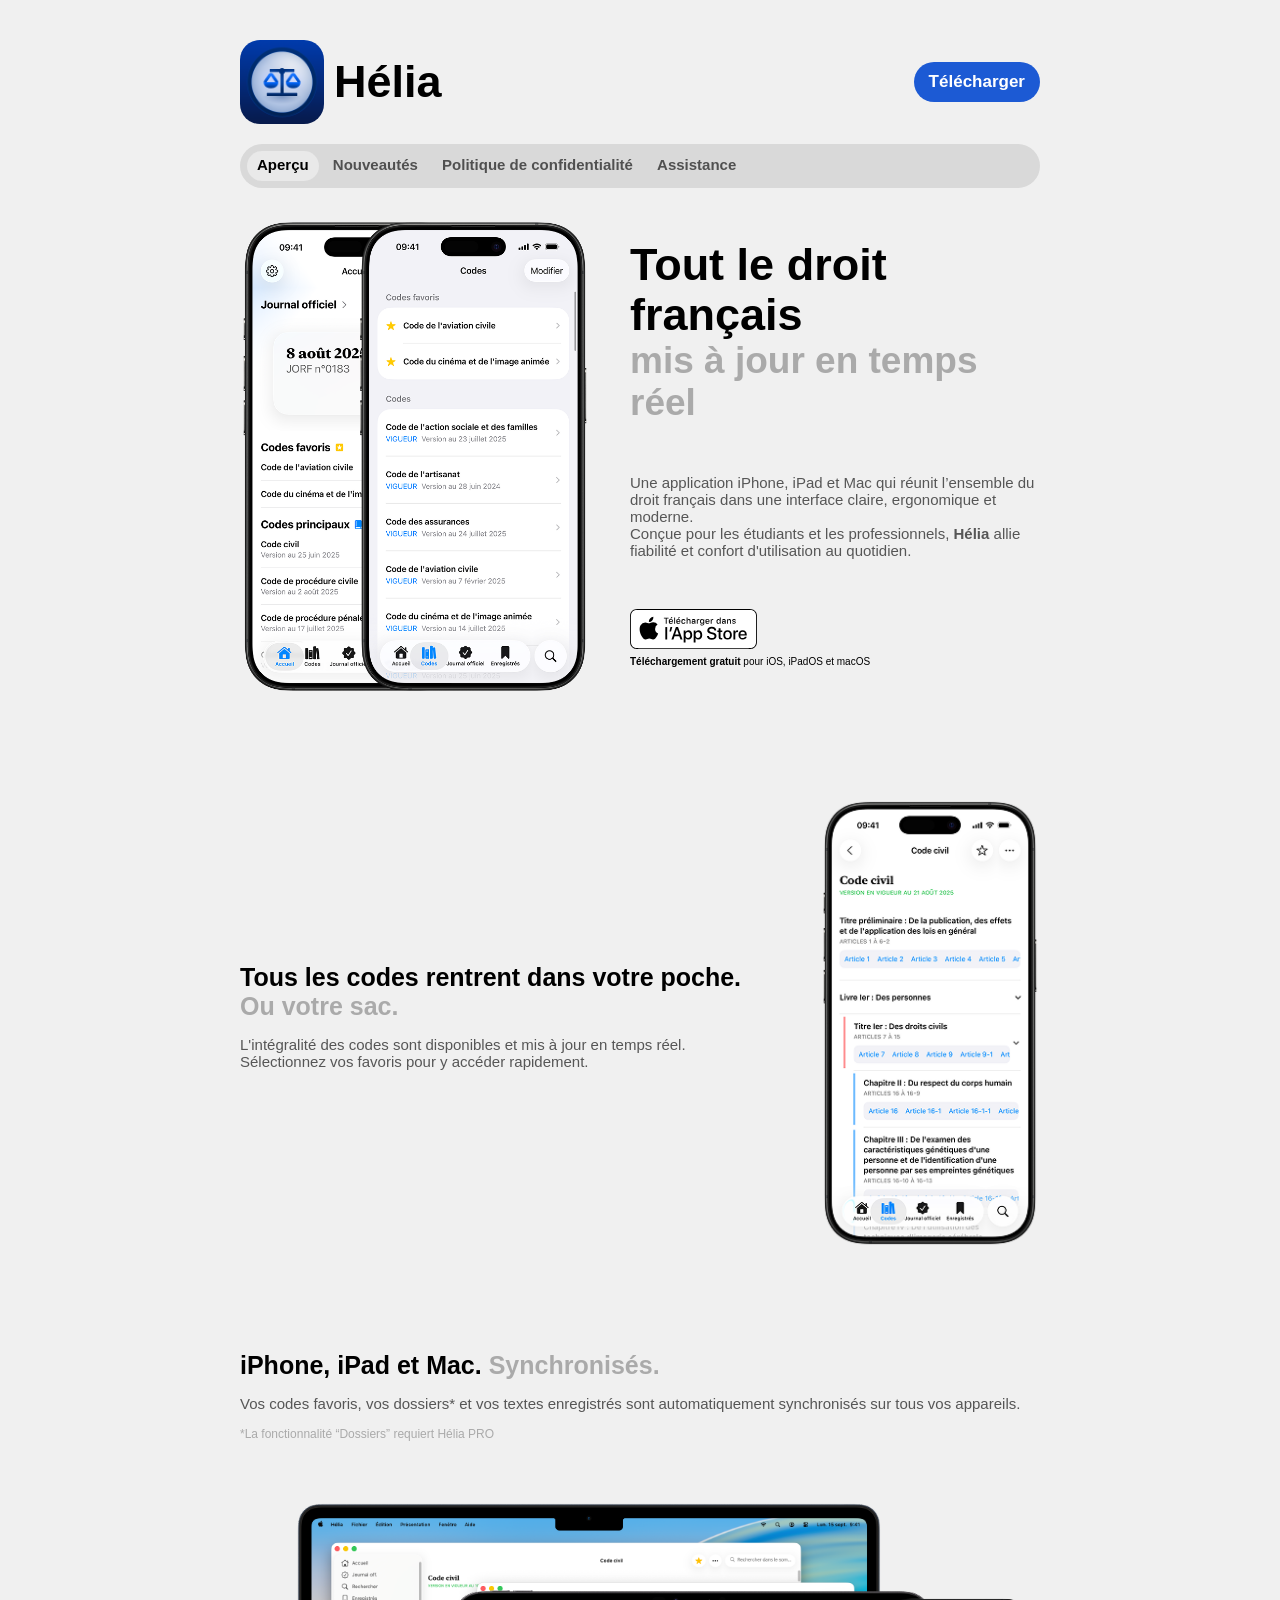
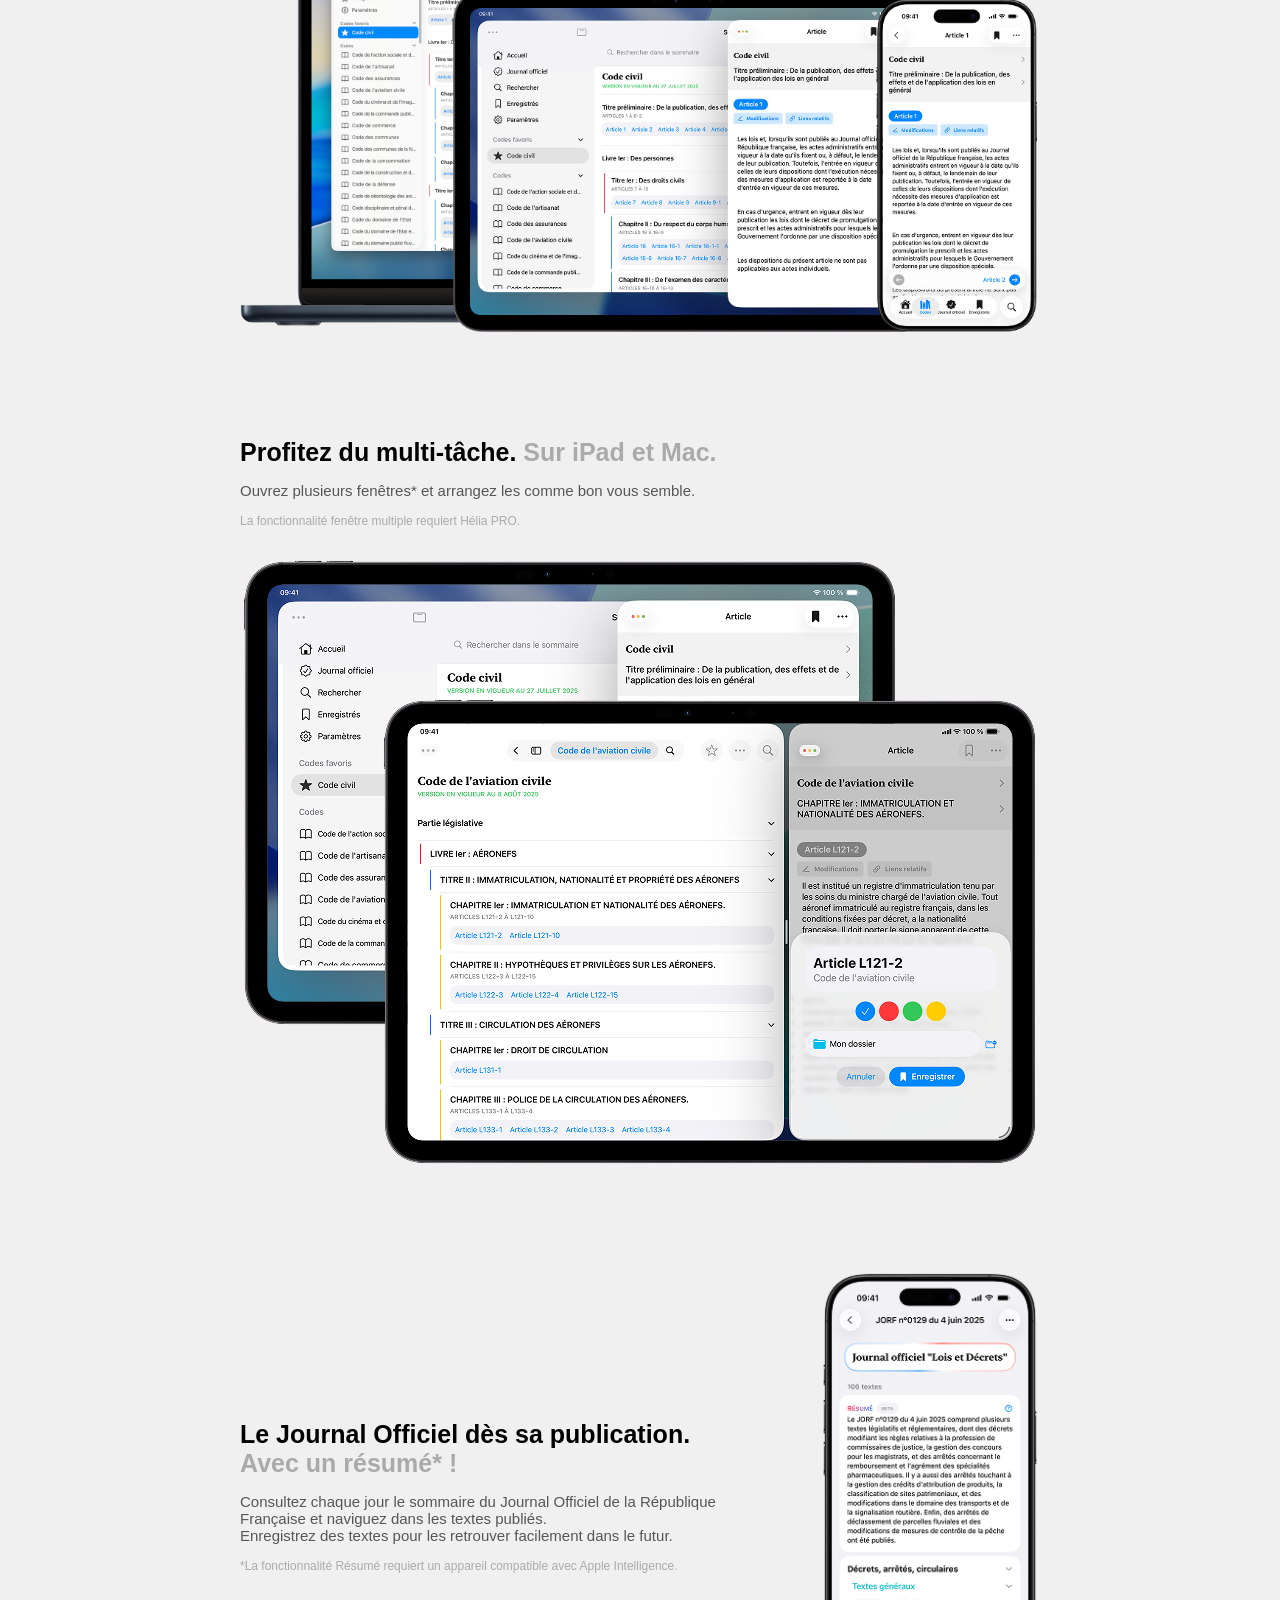
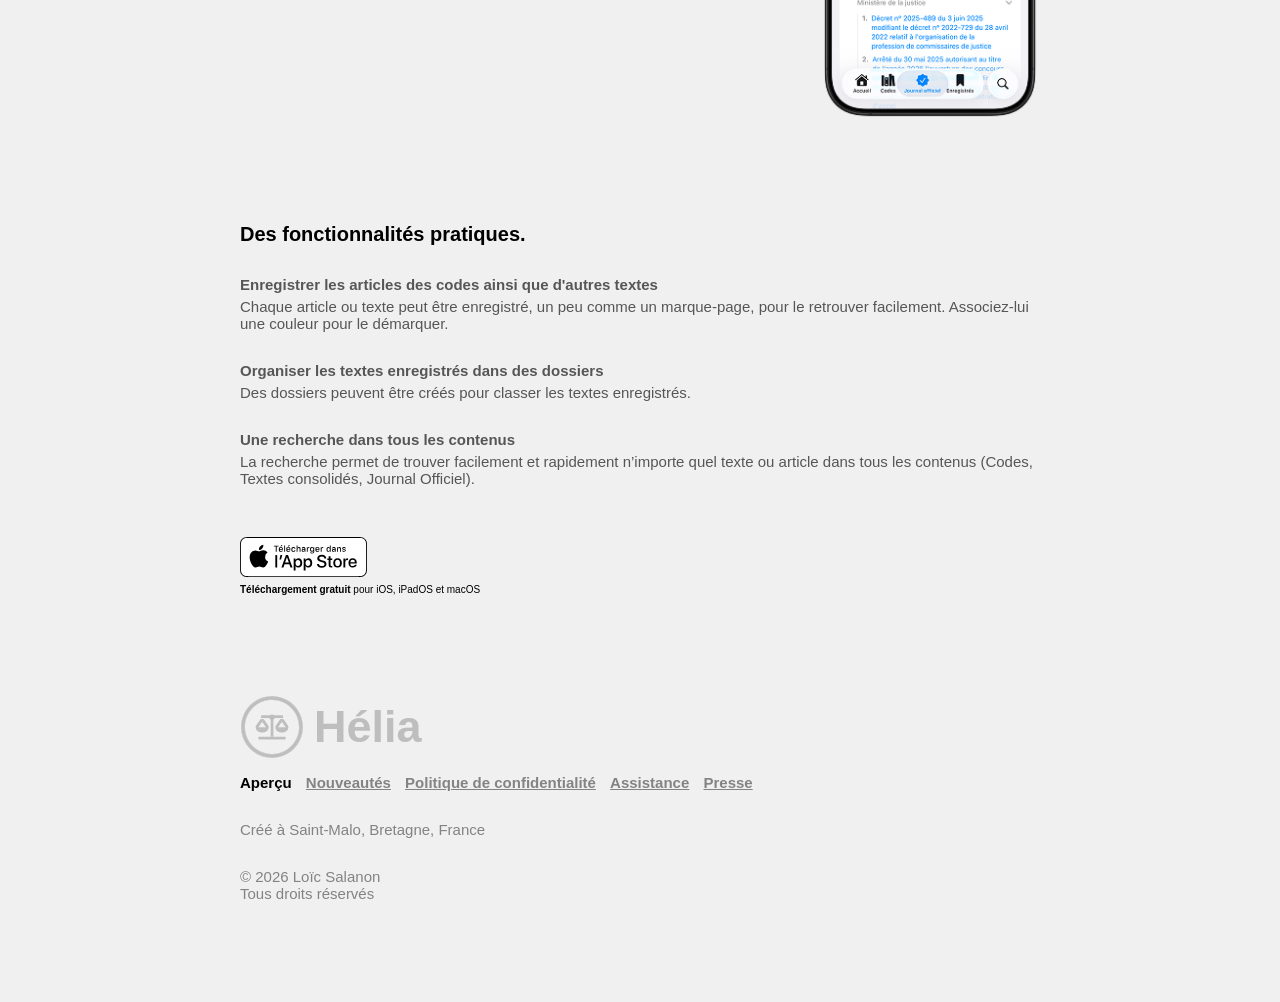
<file: helia/index.html>
<!DOCTYPE html>
<html lang="fr">
<head>
    <meta charset="UTF-8">
    <meta name="viewport" content="width=device-width, initial-scale=1.0">

    <title>Hélia - Droit français</title>
    
    <meta name="apple-itunes-app" content="app-id=1554900825">
    <link rel="shortcut icon" href="img/favicon.png" type="image/png">
    <link rel="stylesheet" href="style.css">
</head>
<body>
    <header>
        <a href="/helia/" class="logo">
            <img src="img/helia-icon-static-website.png" alt="Logo Hélia" srcset="img/helia-icon-static-website.png 1x, img/helia-icon-static-website@2x.png 2x, img/helia-icon-static-website@3x.png 3x">
            <span>Hélia</span>
        </a>

        <a href="https://apps.apple.com/app/helia/id1554900825" class="calltoaction">Télécharger</a>

    </header>
    <nav>
        <ul>
            <li class="active">
                <a href="/helia/">Aperçu</a>
            </li>
            <li>
                <a href="/helia/nouveautes/">Nouveautés</a>
            </li>
            <li>
                <a href="/helia/confidentialite/">Politique de confidentialité</a>
            </li>
            <li>
                <a href="/helia/assistance/">Assistance</a>
            </li>
        </ul>
    </nav>
    <main>
        <section class="introduction">
            <div class="promoimage">
                <img src="img/iphones-helia.png" alt="Image promotion Hélia iPhone" srcset="img/iphones-helia.png 1x, img/iphones-helia@2x.png 2x">
            </div>
            <div class="promotext">
                <h1>Tout le droit français</h1>
                <h2>mis à jour en temps réel</h2>
                <p>
                    Une application iPhone, iPad et Mac qui réunit l’ensemble du droit français dans une interface claire, ergonomique et moderne.<br/>
                    Conçue pour les étudiants et les professionnels, <strong>Hélia</strong> allie fiabilité et confort d'utilisation au quotidien.
                </p>
                <div class="appstore">
                    <a href="https://apps.apple.com/app/helia/id1554900825" class="appstorelink"><img src="img/download-appstore.svg" alt="Télécharger dans l'App Store"></a>
                    <p><strong>Téléchargement gratuit</strong> pour iOS, iPadOS et macOS</p>
                </div>
            </div>
        </section>
        
        
        <section class="phone-feature">
            <div class="promotext">
                <div class="title">
                    <span class="primary">Tous les codes rentrent dans votre poche.</span>
                    <span class="secondary">Ou votre sac.</span>
                </div>
                <p>
                    L'intégralité des codes sont disponibles et mis à jour en temps réel.<br/>
                    Sélectionnez vos favoris pour y accéder rapidement.
                </p>
            </div>
            <div class="promoimage">
                <img src="img/iphone-helia-code-civil.png" alt="Code civil dans Hélia" srcset="img/iphone-helia-code-civil.png 1x, img/iphone-helia-code-civil@2x.png 2x">
            </div>
        </section>

        <section class="pad-feature">
            <div class="promotext">
                <div class="title">
                    <span class="primary">iPhone, iPad et Mac.</span>
                    <span class="secondary">Synchronisés.</span>
                </div>
                <p>
                    Vos codes favoris, vos dossiers* et vos textes enregistrés sont automatiquement synchronisés sur tous vos appareils. 
                </p>
                <div class="disclaimer">*La fonctionnalité “Dossiers” requiert Hélia PRO</div>
            </div>
            <div class="promoimage">
                <img src="img/mac-ipad-iphone-sync.png" alt="Synchronisation dans Hélia" srcset="img/mac-ipad-iphone-sync.png 1x, img/mac-ipad-iphone-sync@2x.png 2x">
            </div>
        </section>

        <section class="pad-feature">
            <div class="promotext">
                <div class="title">
                    <span class="primary">Profitez du multi-tâche.</span>
                    <span class="secondary">Sur iPad et Mac.</span>
                </div>
                <p>
                    Ouvrez plusieurs fenêtres* et arrangez les comme bon vous semble. 
                </p>
                <div class="disclaimer">La fonctionnalité fenêtre multiple requiert Hélia PRO.</div>
            </div>
            <div class="promoimage">
                <img src="img/ipad-multiwindows.png" alt="Multi fenêtres dans Hélia" srcset="img/ipad-multiwindows.png 1x, img/ipad-multiwindows@2x.png 2x">
            </div>
        </section>
        
        <section class="phone-feature">
            <div class="promotext">
                <div class="title">
                    <span class="primary">Le Journal Officiel dès sa publication.</span>
                    <span class="secondary">Avec un résumé* !</span>
                </div>
                <p>
                    Consultez chaque jour le sommaire du Journal Officiel de la République Française et naviguez dans les textes publiés.<br/>
                    Enregistrez des textes pour les retrouver facilement dans le futur.
                </p>
                <div class="disclaimer">*La fonctionnalité Résumé requiert un appareil compatible avec Apple Intelligence.</div>
            </div>
            <div class="promoimage">
                <img src="img/iphone-helia-journal-officiel.png" alt="Journal Officiel dans Hélia" srcset="img/iphone-helia-journal-officiel.png 1x, img/iphone-helia-journal-officiel@2x.png 2x">
            </div>
        </section>

        <section class="more-features">
            <h2>Des fonctionnalités pratiques.</h2>

            <div class="feature">
                <div class="title">Enregistrer les articles des codes ainsi que d'autres textes</div>
                <div class="desc">Chaque article ou texte peut être enregistré, un peu comme un marque-page, pour le retrouver facilement. Associez-lui une couleur pour le démarquer.</div>
            </div>
            
            <div class="feature">
                <div class="title">Organiser les textes enregistrés dans des dossiers</div>
                <div class="desc">Des dossiers peuvent être créés pour classer les textes enregistrés.</div>
            </div>
            
            <div class="feature">
                <div class="title">Une recherche dans tous les contenus</div>
                <div class="desc">La recherche permet de trouver facilement et rapidement n’importe quel texte ou article dans tous les contenus (Codes, Textes consolidés, Journal Officiel).</div>
            </div>
        </section>
        
        <div class="appstore">
            <a href="https://apps.apple.com/app/helia/id1554900825" class="appstorelink"><img src="img/download-appstore.svg" alt="Télécharger dans l'App Store"></a>
            <p><strong>Téléchargement gratuit</strong> pour iOS, iPadOS et macOS</p>
        </div>
    </main>

    <footer>
        <div class="logo">
            <img src="img/outline-helia-logo.svg" alt="Hélia Logo">
            <span>Hélia</span>
        </div>
        <ul class="nav">
            <li class="active">
                <a href="/helia/">Aperçu</a>
            </li>
            <li>
                <a href="/helia/nouveautes/">Nouveautés</a>
            </li>
            <li>
                <a href="/helia/confidentialite/">Politique de confidentialité</a>
            </li>
            <li>
                <a href="/helia/assistance/">Assistance</a>
            </li>
            <li>
                <a href="/helia/presse/">Presse</a>
            </li>
        </ul>
        <div class="copyright">
            Créé à Saint-Malo, Bretagne, France
        </div>
        <div class="copyright">
            © 2026 Loïc Salanon<br/>
            Tous droits réservés
        </div>
    </footer>
</body>
</html>
</file>
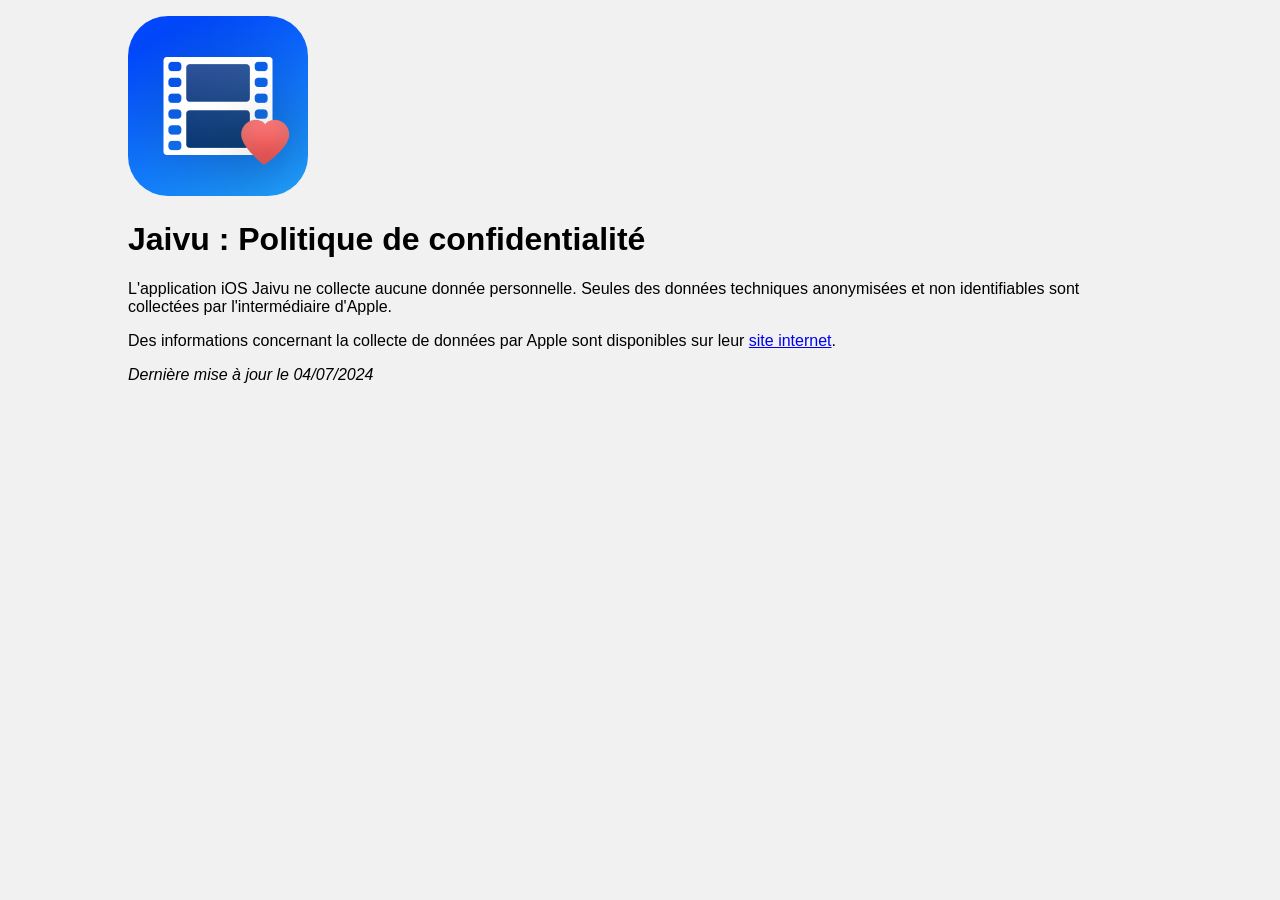
<file: jaivu/index.html>
<!DOCTYPE html>
<html lang="fr">
<head>
    <meta charset="UTF-8">
    <meta name="viewport" content="width=device-width, initial-scale=1.0">
    <title>Jaivu : Politique de confidentialité</title>
    <style>
        html{
            background: #F1F1F1;
        }
        body{
            margin:auto;
            max-width: 1024px;
            font-family: -apple-system-body, Helvetica, Arial, sans-serif;
            padding: 16px;
        }

        header>div>img{
            border-radius: 40px;
        }
    </style>
</head>
<body>
    <header>

        <div>
            <img src="img/jaivu-icon-static-website.jpg" alt="" srcset="img/jaivu-icon-static-website.jpg 1x, img/jaivu-icon-static-website@2x.jpg 2x, img/jaivu-icon-static-website@3x.jpg 3x">
        </div>
        <h1>Jaivu : Politique de confidentialité</h1>
    </header>
    
    <main>
        <p>
            L'application iOS Jaivu ne collecte aucune donnée personnelle. Seules des données techniques anonymisées et non identifiables sont collectées par l'intermédiaire d'Apple.
        </p>
        <p>
            Des informations concernant la collecte de données par Apple sont disponibles sur leur <a href="https://support.apple.com/fr-fr/HT210584">site internet</a>.
        </p>
    
        <p>
            <em>Dernière mise à jour le 04/07/2024</em>
        </p>
    </main>
</body>
</html>
</file>
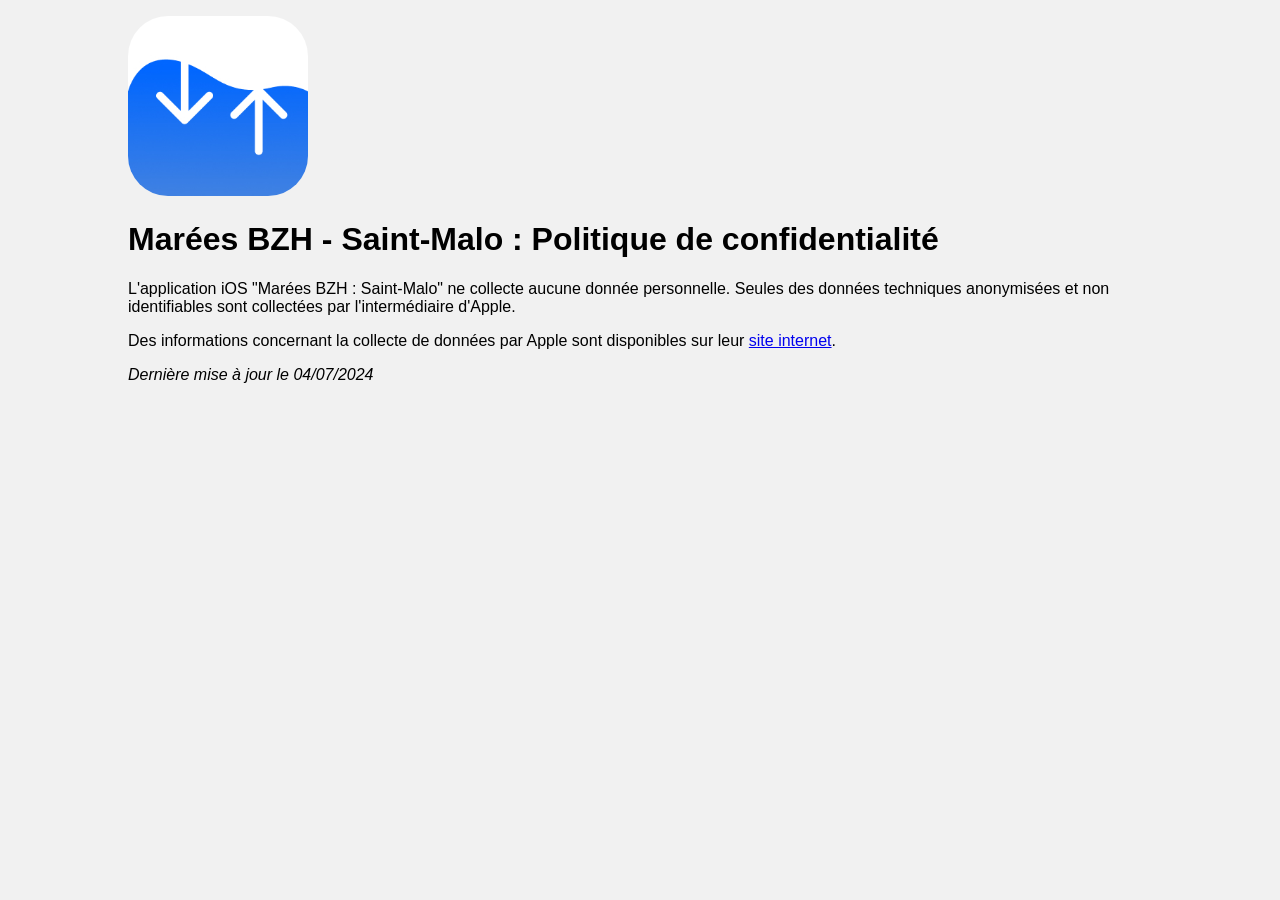
<file: mareesbzh/index.html>
<!DOCTYPE html>
<html lang="fr">
<head>
    <meta charset="UTF-8">
    <meta name="viewport" content="width=device-width, initial-scale=1.0">
    <title>Marées BZH Saint-Malo : Politique de confidentialité</title>
    <style>
        html{
            background: #F1F1F1;
        }
        body{
            margin:auto;
            max-width: 1024px;
            font-family: -apple-system-body, Helvetica, Arial, sans-serif;
            padding: 16px;
        }

        header>div>img{
            border-radius: 40px;
        }
    </style>
</head>
<body>
    <header>

        <div>
            <img width="180" height="180" src="img/mareesbzh-icon-static-website.jpg" alt="" srcset="img/mareesbzh-icon-static-website.jpg 1x, img/mareesbzh-icon-static-website@2x.jpg 2x, img/mareesbzh-icon-static-website@3x.jpg 3x">
        </div>
        <h1>Marées BZH - Saint-Malo : Politique de confidentialité</h1>
    </header>
    
    <main>
        <p>
            L'application iOS "Marées BZH : Saint-Malo" ne collecte aucune donnée personnelle. Seules des données techniques anonymisées et non identifiables sont collectées par l'intermédiaire d'Apple.
        </p>
        <p>
            Des informations concernant la collecte de données par Apple sont disponibles sur leur <a href="https://support.apple.com/fr-fr/HT210584">site internet</a>.
        </p>
    
        <p>
            <em>Dernière mise à jour le 04/07/2024</em>
        </p>
    </main>
</body>
</html>
</file>
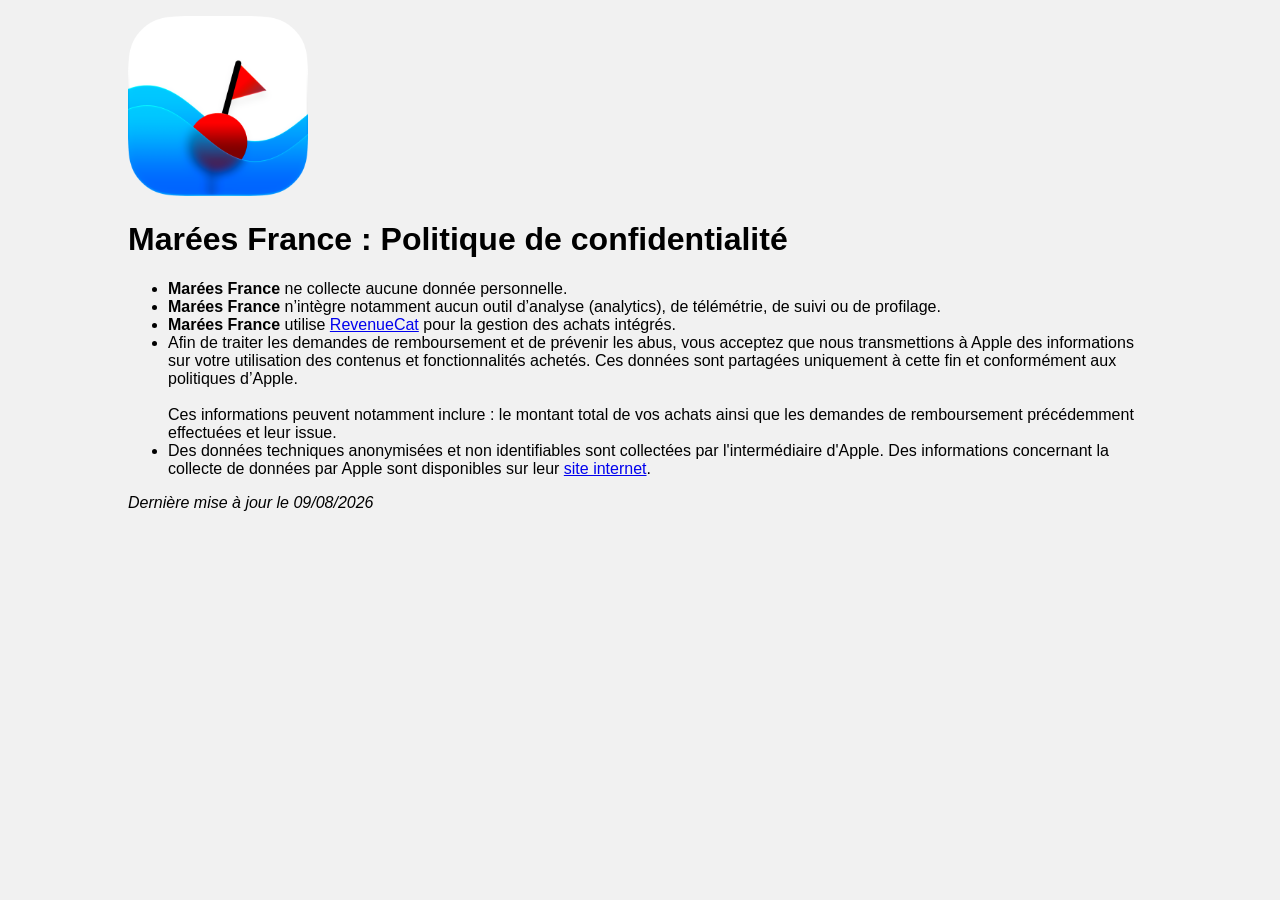
<file: mareesfrance/index.html>
<!DOCTYPE html>
<html lang="fr">
<head>
    <meta charset="UTF-8">
    <meta name="viewport" content="width=device-width, initial-scale=1.0">
    <title>Marées France : Politique de confidentialité</title>
    <style>
        html{
            background: #F1F1F1;
        }
        body{
            margin:auto;
            max-width: 1024px;
            font-family: -apple-system-body, Helvetica, Arial, sans-serif;
            padding: 16px;
        }

        header>div>img{
            border-radius: 40px;
        }
    </style>
</head>
<body>
    <header>

        <div>
            <img width="180" height="180" src="img/mareesfrance-icon-static-website.png" alt="Marées France Icone Application">
        </div>
        <h1>Marées France : Politique de confidentialité</h1>
    </header>
    
    <main>
        <ul>
            <li><strong>Marées France</strong> ne collecte aucune donnée personnelle.</li>

            <li><strong>Marées France</strong> n’intègre notamment aucun outil d’analyse (analytics), de télémétrie, de suivi ou de profilage.</li>
            <li><strong>Marées France</strong> utilise <a href="https://www.revenuecat.com/privacy">RevenueCat</a> pour la gestion des achats intégrés.</li>

            <li>Afin de traiter les demandes de remboursement et de prévenir les abus, vous acceptez que nous transmettions à Apple des informations sur votre utilisation des contenus et fonctionnalités achetés. Ces données sont partagées uniquement à cette fin et conformément aux politiques d’Apple.<br/>
                <br/>
            Ces informations peuvent notamment inclure : le montant total de vos achats ainsi que les demandes de remboursement précédemment effectuées et leur issue.</li>

            <li>Des données techniques anonymisées et non identifiables sont collectées par l'intermédiaire d'Apple. Des informations concernant la collecte de données par Apple sont disponibles sur leur <a href="https://support.apple.com/fr-fr/HT210584">site internet</a>.</li>
        </ul>
    
        <p>
            <em>Dernière mise à jour le 09/08/2026</em>
        </p>
    </main>
</body>
</html>
</file>
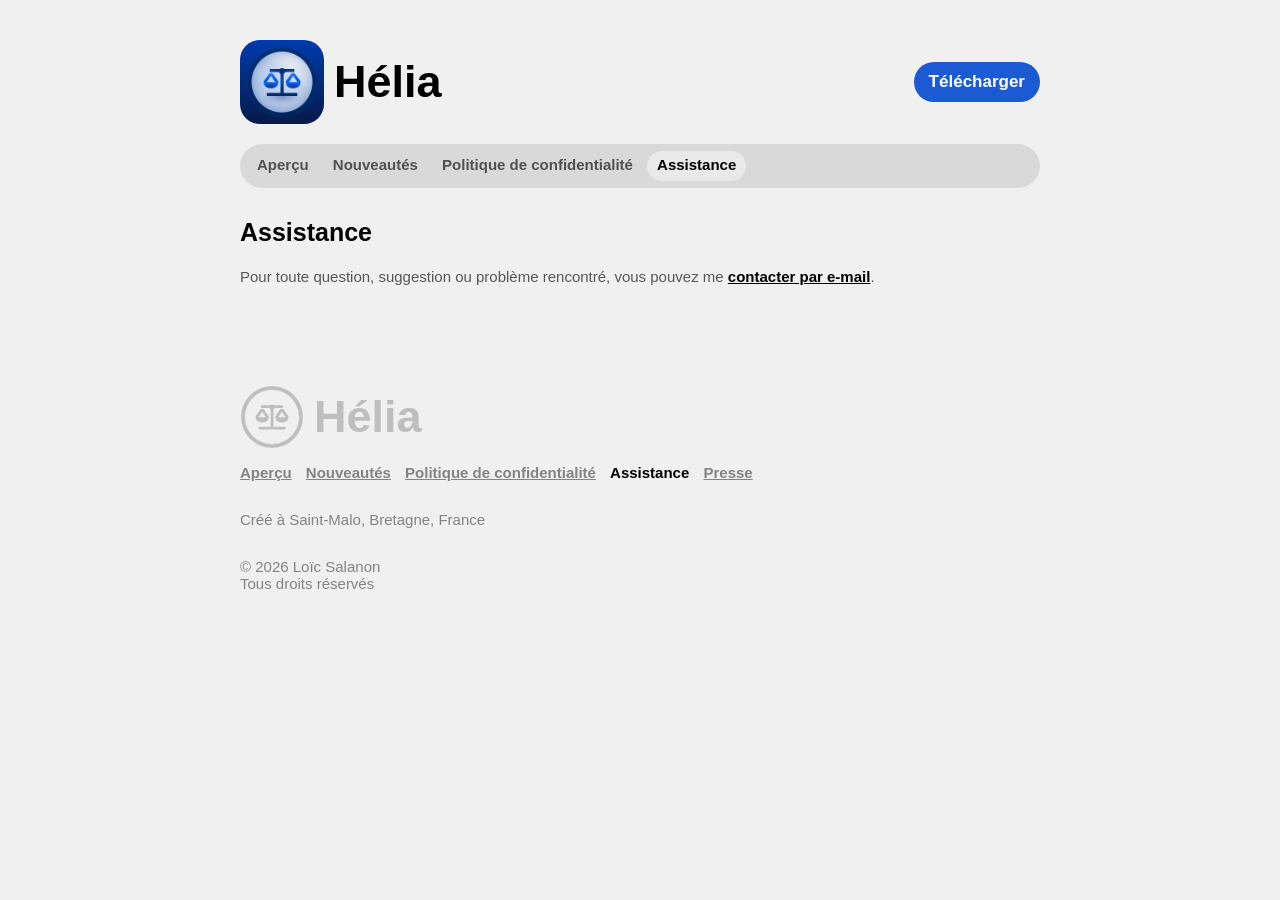
<file: helia/assistance/index.html>
<!DOCTYPE html>
<html lang="fr">
<head>
    <meta charset="UTF-8">
    <meta name="viewport" content="width=device-width, initial-scale=1.0">
    <title>Assistance | Hélia - Droit français</title>
    <meta name="apple-itunes-app" content="app-id=1554900825">
    <link rel="shortcut icon" href="../img/favicon.png" type="image/png">
    <link rel="stylesheet" href="../style.css">
</head>
<body>
    <header>
        <a href="/helia/" class="logo">
            <img src="../img/helia-icon-static-website.png" alt="Logo Hélia" srcset="../img/helia-icon-static-website.png 1x, ../img/helia-icon-static-website@2x.png 2x, ../img/helia-icon-static-website@3x.png 3x">
            <span>Hélia</span>
        </a>

        <a href="https://apps.apple.com/app/helia/id1554900825" class="calltoaction">Télécharger</a>

    </header>
    <nav>
        <ul>
            <li>
                <a href="/helia/">Aperçu</a>
            </li>
            <li>
                <a href="/helia/nouveautes/">Nouveautés</a>
            </li>
            <li>
                <a href="/helia/confidentialite/">Politique de confidentialité</a>
            </li>
            <li class="active">
                <a href="/helia/assistance/">Assistance</a>
            </li>
        </ul>
    </nav>
    <main>
        <section>
            <h1>Assistance</h1>
            <p>
                Pour toute question, suggestion ou problème rencontré, vous pouvez me <a href="mailto:helia@salanon.fr">contacter par e-mail</a>.
            </p>
        </section>
    </main>

    <footer>
        <div class="logo">
            <img src="../img/outline-helia-logo.svg" alt="Hélia Logo">
            <span>Hélia</span>
        </div>
        <ul class="nav">
            <li>
                <a href="/helia/">Aperçu</a>
            </li>
            <li>
                <a href="/helia/nouveautes/">Nouveautés</a>
            </li>
            <li>
                <a href="/helia/confidentialite/">Politique de confidentialité</a>
            </li>
            <li class="active">
                <a href="/helia/assistance/">Assistance</a>
            </li>
            <li>
                <a href="/helia/presse/">Presse</a>
            </li>
        </ul>
        <div class="copyright">
            Créé à Saint-Malo, Bretagne, France
        </div>
        <div class="copyright">
            © 2026 Loïc Salanon<br/>
            Tous droits réservés
        </div>
    </footer>
</body>
</html>
</file>
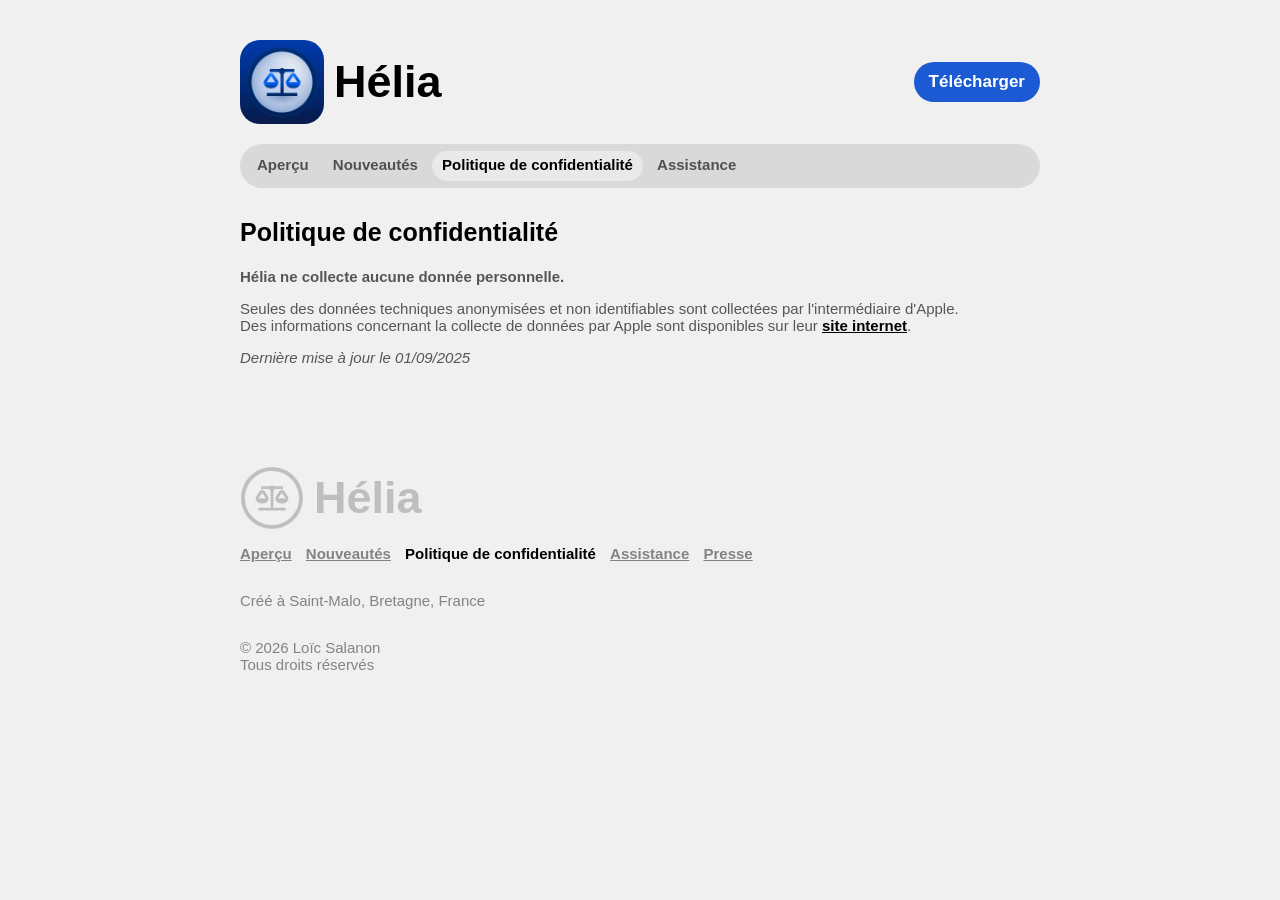
<file: helia/confidentialite/index.html>
<!DOCTYPE html>
<html lang="fr">
<head>
    <meta charset="UTF-8">
    <meta name="viewport" content="width=device-width, initial-scale=1.0">
    <title>Politique de confidentialité | Hélia - Droit français</title>
    <meta name="apple-itunes-app" content="app-id=1554900825">
    <link rel="shortcut icon" href="../img/favicon.png" type="image/png">
    <link rel="stylesheet" href="../style.css">
</head>
<body>
    <header>
        <a href="/helia/" class="logo">
            <img src="../img/helia-icon-static-website.png" alt="Logo Hélia" srcset="../img/helia-icon-static-website.png 1x, ../img/helia-icon-static-website@2x.png 2x, ../img/helia-icon-static-website@3x.png 3x">
            <span>Hélia</span>
        </a>

        <a href="https://apps.apple.com/app/helia/id1554900825" class="calltoaction">Télécharger</a>

    </header>
    <nav>
        <ul>
            <li>
                <a href="/helia/">Aperçu</a>
            </li>
            <li>
                <a href="/helia/nouveautes/">Nouveautés</a>
            </li>
            <li class="active">
                <a href="/helia/confidentialite/">Politique de confidentialité</a>
            </li>
            <li>
                <a href="/helia/assistance/">Assistance</a>
            </li>
        </ul>
    </nav>
    <main>
        <section>
            <h1>Politique de confidentialité</h1>
            <p>
                <strong>Hélia ne collecte aucune donnée personnelle.</strong></p>
            <p>
                Seules des données techniques anonymisées et non identifiables sont collectées par l'intermédiaire d'Apple.<br/>
                Des informations concernant la collecte de données par Apple sont disponibles sur leur <a href="https://support.apple.com/fr-fr/HT210584">site internet</a>.
            </p>
        
            <p>
                <em>Dernière mise à jour le 01/09/2025</em>
            </p>
        </section>
    </main>

    <footer>
        <div class="logo">
            <img src="../img/outline-helia-logo.svg" alt="Hélia Logo">
            <span>Hélia</span>
        </div>
        <ul class="nav">
            <li>
                <a href="/helia/">Aperçu</a>
            </li>
            <li>
                <a href="/helia/nouveautes/">Nouveautés</a>
            </li>
            <li class="active">
                <a href="/helia/confidentialite/">Politique de confidentialité</a>
            </li>
            <li>
                <a href="/helia/assistance/">Assistance</a>
            </li>
            <li>
                <a href="/helia/presse/">Presse</a>
            </li>
        </ul>
        <div class="copyright">
            Créé à Saint-Malo, Bretagne, France
        </div>
        <div class="copyright">
            © 2026 Loïc Salanon<br/>
            Tous droits réservés
        </div>
    </footer>
</body>
</html>
</file>
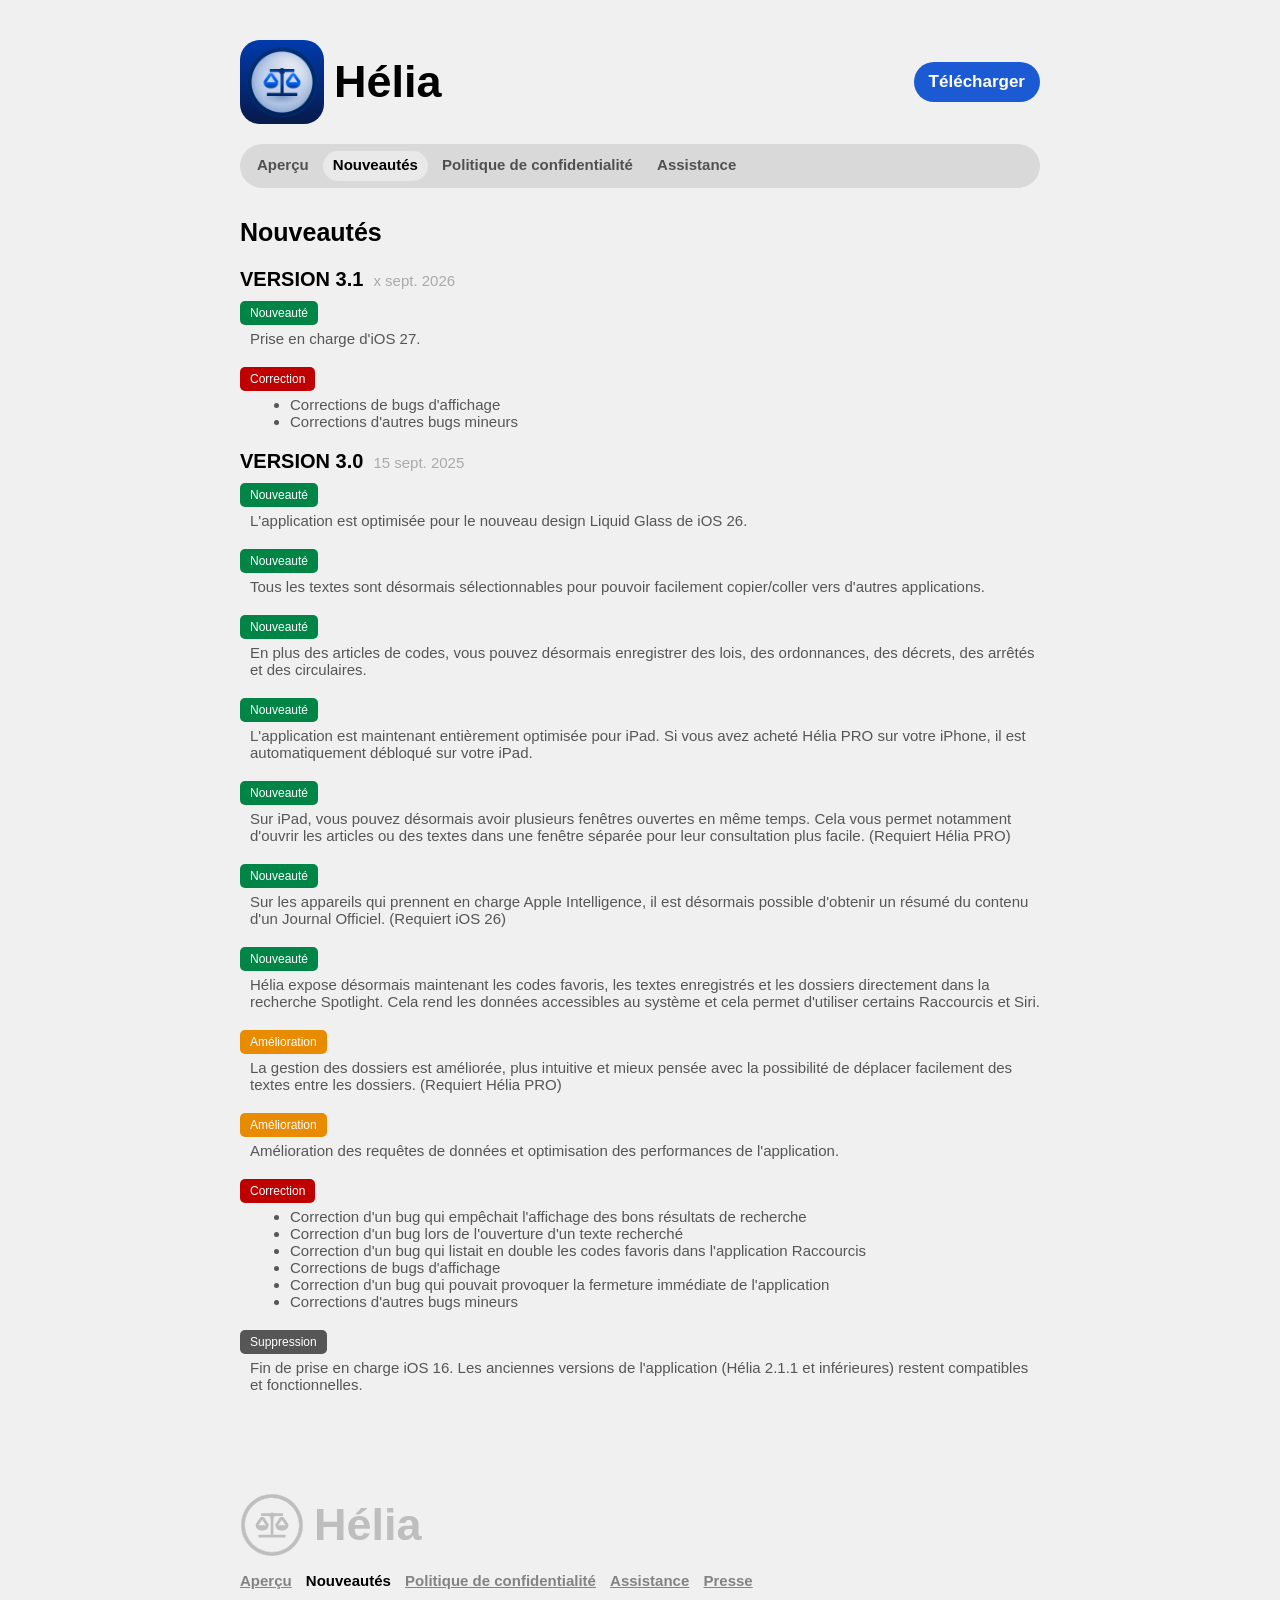
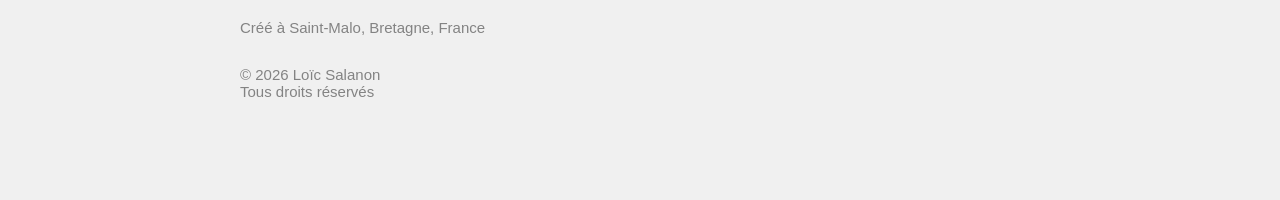
<file: helia/nouveautes/index.html>
<!DOCTYPE html>
<html lang="fr">
<head>
    <meta charset="UTF-8">
    <meta name="viewport" content="width=device-width, initial-scale=1.0">
    <title>Nouveautés | Hélia - Droit français</title>
    <meta name="apple-itunes-app" content="app-id=1554900825">
    <link rel="shortcut icon" href="../img/favicon.png" type="image/png">
    <link rel="stylesheet" href="../style.css">
    <link rel="stylesheet" href="nouveautes.css">
</head>
<body>
    <header>
        <a href="/helia/" class="logo">
            <img src="../img/helia-icon-static-website.png" alt="Logo Hélia" srcset="../img/helia-icon-static-website.png 1x, ../img/helia-icon-static-website@2x.png 2x, ../img/helia-icon-static-website@3x.png 3x">
            <span>Hélia</span>
        </a>

        <a href="https://apps.apple.com/app/helia/id1554900825" class="calltoaction">Télécharger</a>

    </header>
    <nav>
        <ul>
            <li>
                <a href="/helia/">Aperçu</a>
            </li>
            <li class="active">
                <a href="/helia/nouveautes/">Nouveautés</a>
            </li>
            <li>
                <a href="/helia/confidentialite/">Politique de confidentialité</a>
            </li>
            <li>
                <a href="/helia/assistance/">Assistance</a>
            </li>
        </ul>
    </nav>
    <main>
        <section class="whatsnew">
            <h1>Nouveautés</h1>
            <div class="version">
                <div class="infos">
                    <div class="number">version 3.1</div>
                    <div class="date">x sept. 2026</div>
                </div>
                <div class="list-item">
                    <div class="item">
                        <div class="type new">Nouveauté</div>
                        <div class="desc">Prise en charge d'iOS 27.</div>
                    </div>
                    <div class="item">
                        <div class="type fix">Correction</div>
                        <div class="desc">
                            <ul>
                                <li>Corrections de bugs d'affichage</li>
                                <li>Corrections d'autres bugs mineurs</li>
                            </ul>
                        </div>
                    </div>
                </div>
            </div>
            <div class="version">
                <div class="infos">
                    <div class="number">version 3.0</div>
                    <div class="date">15 sept. 2025</div>
                </div>
                <div class="list-item">
                    <div class="item">
                        <div class="type new">Nouveauté</div>
                        <div class="desc">L'application est optimisée pour le nouveau design Liquid Glass de iOS 26.</div>
                    </div>
                    <div class="item">
                        <div class="type new">Nouveauté</div>
                        <div class="desc">Tous les textes sont désormais sélectionnables pour pouvoir facilement copier/coller vers d'autres applications.</div>
                    </div>
                    <div class="item">
                        <div class="type new">Nouveauté</div>
                        <div class="desc">En plus des articles de codes, vous pouvez désormais enregistrer des lois, des ordonnances, des décrets, des arrêtés et des circulaires.</div>
                    </div>
                    <div class="item">
                        <div class="type new">Nouveauté</div>
                        <div class="desc">L'application est maintenant entièrement optimisée pour iPad. Si vous avez acheté Hélia PRO sur votre iPhone, il est automatiquement débloqué sur votre iPad.</div>
                    </div>
                    <div class="item">
                        <div class="type new">Nouveauté</div>
                        <div class="desc">Sur iPad, vous pouvez désormais avoir plusieurs fenêtres ouvertes en même temps. Cela vous permet notamment d'ouvrir les articles ou des textes dans une fenêtre séparée pour leur consultation plus facile. (Requiert Hélia PRO)</div>
                    </div>
                    <div class="item">
                        <div class="type new">Nouveauté</div>
                        <div class="desc">Sur les appareils qui prennent en charge Apple Intelligence, il est désormais possible d'obtenir un résumé du contenu d'un Journal Officiel. (Requiert iOS 26)</div>
                    </div>
                    <div class="item">
                        <div class="type new">Nouveauté</div>
                        <div class="desc">Hélia expose désormais maintenant les codes favoris, les textes enregistrés et les dossiers directement dans la recherche Spotlight. Cela rend les données accessibles au système et cela permet d'utiliser certains Raccourcis et Siri.</div>
                    </div>
                    <div class="item">
                        <div class="type change">Amélioration</div>
                        <div class="desc">La gestion des dossiers est améliorée, plus intuitive et mieux pensée avec la possibilité de déplacer facilement des textes entre les dossiers. (Requiert Hélia PRO)</div>
                    </div>
                    <div class="item">
                        <div class="type change">Amélioration</div>
                        <div class="desc">Amélioration des requêtes de données et optimisation des performances de l'application.</div>
                    </div>
                    <div class="item">
                        <div class="type fix">Correction</div>
                        <div class="desc">
                            <ul>
                                <li>Correction d'un bug qui empêchait l'affichage des bons résultats de recherche</li>
                                <li>Correction d'un bug lors de l'ouverture d'un texte recherché</li>
                                <li>Correction d'un bug qui listait en double les codes favoris dans l'application Raccourcis</li>
                                <li>Corrections de bugs d'affichage</li>
                                <li>Correction d'un bug qui pouvait provoquer la fermeture immédiate de l'application</li>
                                <li>Corrections d'autres bugs mineurs</li>
                            </ul>
                        </div>
                    </div>
                    <div class="item">
                        <div class="type">Suppression</div>
                        <div class="desc">Fin de prise en charge iOS 16. Les anciennes versions de l'application (Hélia 2.1.1 et inférieures) restent compatibles et fonctionnelles.</div>
                    </div>
                </div>
            </div>
        </section>
    </main>

    <footer>
        <div class="logo">
            <img src="../img/outline-helia-logo.svg" alt="Hélia Logo">
            <span>Hélia</span>
        </div>
        <ul class="nav">
            <li>
                <a href="/helia/">Aperçu</a>
            </li>
            <li class="active">
                <a href="/helia/nouveautes/">Nouveautés</a>
            </li>
            <li>
                <a href="/helia/confidentialite/">Politique de confidentialité</a>
            </li>
            <li>
                <a href="/helia/assistance/">Assistance</a>
            </li>
            <li>
                <a href="/helia/presse/">Presse</a>
            </li>
        </ul>
        <div class="copyright">
            Créé à Saint-Malo, Bretagne, France
        </div>
        <div class="copyright">
            © 2026 Loïc Salanon<br/>
            Tous droits réservés
        </div>
    </footer>
</body>
</html>
</file>
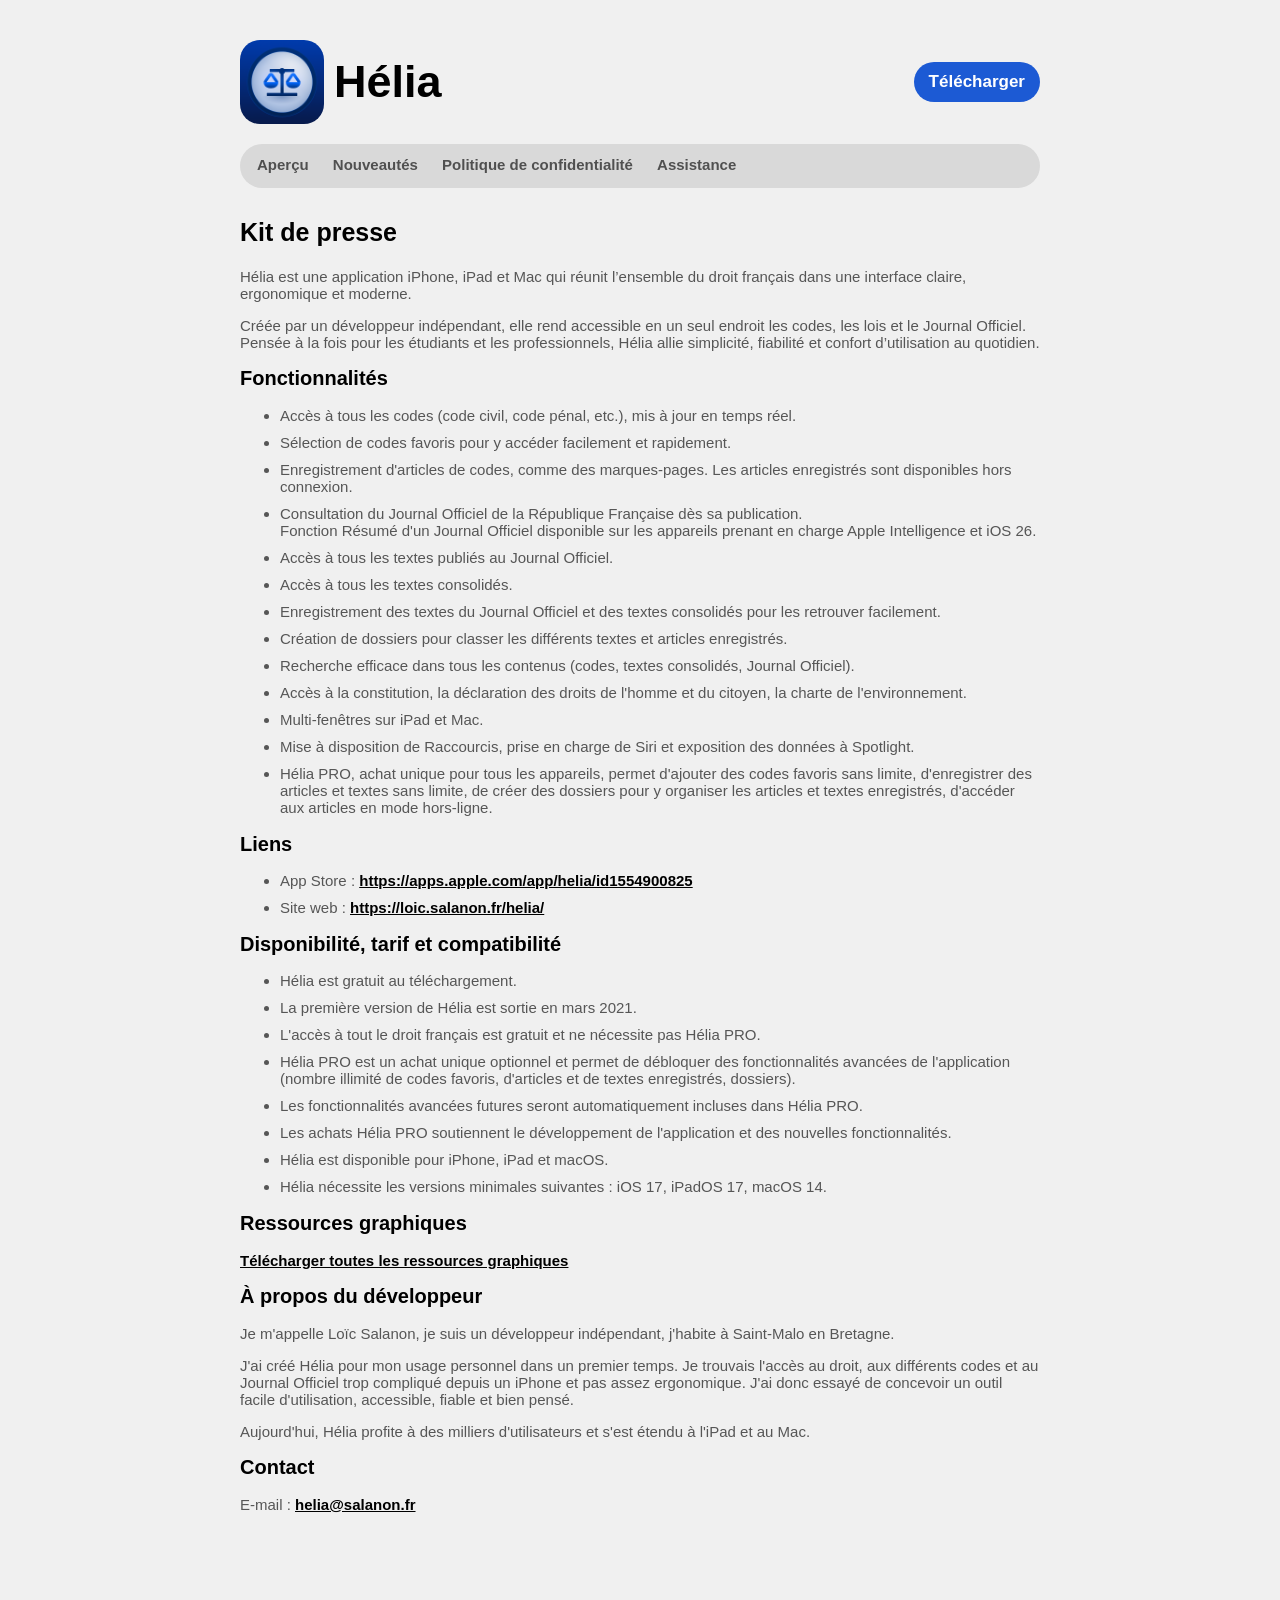
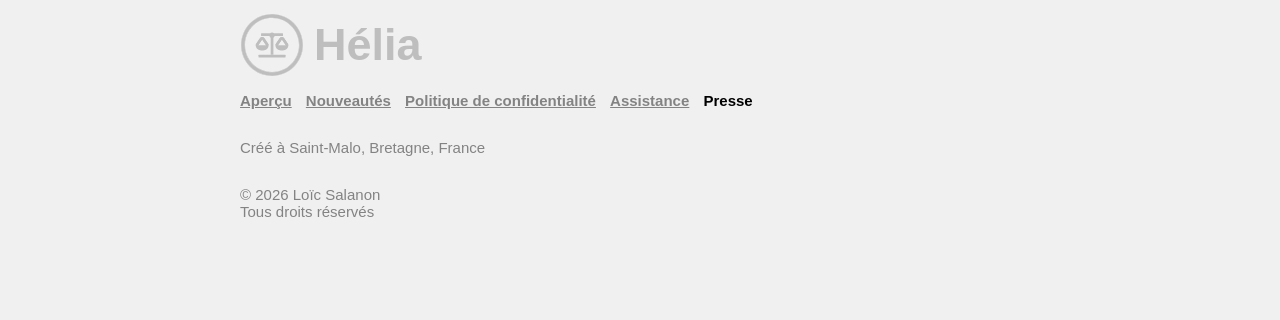
<file: helia/presse/index.html>
<!DOCTYPE html>
<html lang="fr">
<head>
    <meta charset="UTF-8">
    <meta name="viewport" content="width=device-width, initial-scale=1.0">
    <title>Kit de presse | Hélia - Droit français</title>
    <meta name="apple-itunes-app" content="app-id=1554900825">
    <link rel="shortcut icon" href="../img/favicon.png" type="image/png">
    <link rel="stylesheet" href="../style.css">
    <link rel="stylesheet" href="presse.css">
</head>
<body>
    <header>
        <a href="/helia/" class="logo">
            <img src="../img/helia-icon-static-website.png" alt="Logo Hélia" srcset="../img/helia-icon-static-website.png 1x, ../img/helia-icon-static-website@2x.png 2x, ../img/helia-icon-static-website@3x.png 3x">
            <span>Hélia</span>
        </a>

        <a href="https://apps.apple.com/app/helia/id1554900825" class="calltoaction">Télécharger</a>

    </header>
    <nav>
        <ul>
            <li>
                <a href="/helia/">Aperçu</a>
            </li>
            <li>
                <a href="/helia/nouveautes/">Nouveautés</a>
            </li>
            <li>
                <a href="/helia/confidentialite/">Politique de confidentialité</a>
            </li>
            <li>
                <a href="/helia/assistance/">Assistance</a>
            </li>
        </ul>
    </nav>
    <main>
        <section>
            <h1>Kit de presse</h1>
            <p>
                Hélia est une application iPhone, iPad et Mac qui réunit l’ensemble du droit français dans une interface claire, 
                ergonomique et moderne. 
            </p>
            <p>Créée par un développeur indépendant, elle rend accessible en un seul 
                endroit les codes, les lois et le Journal Officiel.
                Pensée à la fois pour les étudiants et les professionnels, Hélia allie simplicité, 
                fiabilité et confort d’utilisation au quotidien.
            </p>

            <h2>Fonctionnalités</h2>
            <ul class="features">
                <li>Accès à tous les codes (code civil, code pénal, etc.), mis à jour en temps réel.</li>
                <li>Sélection de codes favoris pour y accéder facilement et rapidement.</li>
                <li>Enregistrement d'articles de codes, comme des marques-pages. Les articles enregistrés sont disponibles hors connexion.</li>
                <li>Consultation du Journal Officiel de la République Française dès sa publication.<br/>
                    Fonction Résumé d'un Journal Officiel disponible sur les appareils prenant en charge Apple Intelligence et iOS&nbsp;26.</li>
                <li>Accès à tous les textes publiés au Journal Officiel.</li>
                <li>Accès à tous les textes consolidés.</li>
                <li>Enregistrement des textes du Journal Officiel et des textes consolidés pour les retrouver facilement.</li>
                <li>Création de dossiers pour classer les différents textes et articles enregistrés.</li>
                <li>Recherche efficace dans tous les contenus (codes, textes consolidés, Journal Officiel).</li>
                <li>Accès à la constitution, la déclaration des droits de l'homme et du citoyen, la charte de l'environnement.</li>
                <li>Multi-fenêtres sur iPad et Mac.</li>
                <li>Mise à disposition de Raccourcis, prise en charge de Siri et exposition des données à Spotlight.</li>
                <li>Hélia PRO, achat unique pour tous les appareils, permet d'ajouter des codes favoris sans limite, 
                    d'enregistrer des articles et textes sans limite, de créer des dossiers pour y organiser les articles et textes enregistrés, 
                    d'accéder aux articles en mode hors-ligne.
                </li>
            </ul>
            
            <h2>Liens</h2>
            <ul class="features">
                <li>App Store&nbsp;:&nbsp;<a href="https://apps.apple.com/app/helia/id1554900825">https://apps.apple.com/app/helia/id1554900825</a></li>
                <li>Site web&nbsp;:&nbsp;<a href="https://loic.salanon.fr/helia/">https://loic.salanon.fr/helia/</a></li>
            </ul>

            <h2>Disponibilité, tarif et compatibilité</h2>
            <ul class="features">
                <li>Hélia est gratuit au téléchargement.</li>
                <li>La première version de Hélia est sortie en mars 2021.</li>
                <li>L'accès à tout le droit français est gratuit et ne nécessite pas Hélia PRO.</li>
                <li>
                    Hélia PRO est un achat unique optionnel et permet de débloquer des fonctionnalités avancées 
                    de l'application (nombre illimité de codes favoris, d'articles et de textes enregistrés, dossiers).
                </li>
                <li>Les fonctionnalités avancées futures seront automatiquement incluses dans Hélia PRO.</li>
                <li>Les achats Hélia PRO soutiennent le développement de l'application et des nouvelles fonctionnalités.</li>
                <li>Hélia est disponible pour iPhone, iPad et macOS.</li>
                <li>Hélia nécessite les versions minimales suivantes : iOS&nbsp;17, iPadOS&nbsp;17, macOS&nbsp;14.</li>
            </ul>

            <h2>Ressources graphiques</h2>
            <p><a href="https://www.dropbox.com/scl/fo/n3q94ra5cybclyhsgtwi0/ALqbvP9jlAtkyllqN2u2bpo?rlkey=gugmwir5vqgdekj8htbf0bgmw&st=nimv5s9y&dl=0">Télécharger toutes les ressources graphiques</a></p>
            
            <h2>À propos du développeur</h2>
            <p>Je m'appelle Loïc Salanon, je suis un développeur indépendant, j'habite à Saint-Malo en Bretagne.</p>
            <p>J'ai créé Hélia pour mon usage personnel dans un premier temps. Je trouvais l'accès au droit, aux différents 
                codes et au Journal Officiel trop compliqué depuis un iPhone et pas assez ergonomique. J'ai donc essayé de concevoir 
                un outil facile d'utilisation, accessible, fiable et bien pensé.</p>
            <p>Aujourd'hui, Hélia profite à des milliers d'utilisateurs et s'est étendu à l'iPad et au Mac.</p>
            
            <h2>Contact</h2>
            <p>E-mail : <a href="mailto:helia@salanon.fr">helia@salanon.fr</a></p>
            
        
        </section>
    </main>

    <footer>
        <div class="logo">
            <img src="../img/outline-helia-logo.svg" alt="Hélia Logo">
            <span>Hélia</span>
        </div>
        <ul class="nav">
            <li>
                <a href="/helia/">Aperçu</a>
            </li>
            <li>
                <a href="/helia/nouveautes/">Nouveautés</a>
            </li>
            <li>
                <a href="/helia/confidentialite/">Politique de confidentialité</a>
            </li>
            <li>
                <a href="/helia/assistance/">Assistance</a>
            </li>
            <li class="active">
                <a href="/helia/presse/">Presse</a>
            </li>
        </ul>
        <div class="copyright">
            Créé à Saint-Malo, Bretagne, France
        </div>
        <div class="copyright">
            © 2026 Loïc Salanon<br/>
            Tous droits réservés
        </div>
    </footer>
</body>
</html>
</file>
<file: helia/style.css>
html{
    background: #F0F0F0;
    color: #565656;
    font-family: -apple-system, BlinkMacSystemFont, SF Pro Display, "Segoe UI", SegoeUI, Helvetica, Arial, sans-serif;
    font-optical-sizing: auto;
    font-size: 15px;
    font-style: normal;
    font-weight: 400;
    text-size-adjust: 100%;
    -webkit-text-size-adjust: 100%;
    -moz-text-size-adjust: 100%;
    -ms-text-size-adjust: 100%;
}

body{
    width: 100%;
    max-width: 800px;
    margin: auto;
    padding: 0;
}

@media (max-width: 799px) {
    header, nav, footer{
        margin-left: 10px;
        margin-right: 10px;
    }
    main {
        margin-left: 25px;
        margin-right: 25px;
    }
}

/** HEADER */

header{
    display: flex;
    flex-direction: row;
    align-items: center;
    justify-content: space-between;
    margin-top: 40px;
}

/* header logo */
header>a.logo{
    text-decoration: none;
    font-weight: bold;
    color: #000000;
    font-size: 45px;
    display: flex;
    flex-direction: row;
    align-items: center;
}
header>a.logo>img{
    width: 84px;
    height: 84px;
    border-radius: 20px;
    margin-right: 10px;
}

header>a.calltoaction{
    background: #1C5AD4;
    border-radius: 50px;
    padding: 10px 15px;

    text-decoration: none;
    font-weight: 600;
    color: #FFFFFF;
    font-size: 17px;
}
@media (max-width: 350px) {
    header>a.calltoaction{
        display: none;
    }
}
/** END HEADER */ 

/** NAV BAR */
nav{
    background: #D9D9D9;
    border-radius: 44px;
    height: 44px;

    margin-top: 20px;
}
nav>ul{
    padding: 7px;
}
nav>ul>li{
    display: inline-block;
    height: 30px;
    background: transparent;
    padding: 5px 10px;
    box-sizing: border-box;
    border-radius: 30px;

    font-weight: 600;
}
nav>ul>li.active{
    background: #E9E9E9;
}
nav>ul>li>a{
    text-decoration: none;
    color: #505050;
}
nav>ul>li.active>a{
    color: #000000;
}

@media (max-width: 650px) {
    nav{
        height: auto;
        border-radius: 20px;
    }
}
/** END NAV BAR */

main{
    margin-top: 30px;
}

main>section>h1{
    font-size: 25px;
    color: #000000;
}
main>section>h2{
    font-size: 20px;
    color: #000000;
}

main>section>p>a, main>section>ul>li>a{
    text-decoration: underline;
    color: #000000;
    font-weight: 700;
}

main>section.introduction{
    display: flex;
    flex-direction: row;
    align-items: center;
}

main>section.introduction>.promoimage{
    min-width: 350px;
    width: 350px;
}
main>section.introduction>.promoimage>img{
    min-width: 350px;
    width: 350px;
}
main>section.introduction>.promotext{
    margin-left: 40px;
}
main>section.introduction>.promotext>h1{
    font-size: 45px;
    font-weight: 900;
    line-height: 50px;

    color: #000000;
    margin: 0;
}
main>section.introduction>.promotext>h2{
    font-size: 37px;
    font-weight: 600;

    color: #AAAAAA;
    margin: 0;
}
main>section.introduction>.promotext>p{
    margin-top: 50px;
}

@media (max-width: 350px) {
    main>section.introduction>.promoimage{
        min-width: 250px;
        width: 250px;
    }
}

@media (max-width: 799px) {
    main>section.introduction{
        flex-direction: column;
    }
    main>section.introduction>.promoimage{
        margin-bottom: 30px
    }
    main>section.introduction>.promotext{
        margin-left: 0;
    }
}


/** PHONE FEATURE */
main>section.phone-feature{
    display: flex;
    flex-direction: row;
    align-items: center;
    justify-content: space-between;
    margin-top: 100px;
}
main>section.phone-feature>.promotext{
    margin-right: 40px;
}
main>section.phone-feature>.promotext>.title{
    display: inline-block;
    font-size: 25px;
    font-weight: 900;
}
main>section.phone-feature>.promotext>.title>.primary{
    display: inline-block;
    color: #000000;
}
main>section.phone-feature>.promotext>.title>.secondary{
    display: inline-block;
    color: #AAAAAA;
}
main>section.phone-feature>.promoimage{
    min-width: 220px;
    width: 220px;
}
main>section.phone-feature>.promoimage>img{
    min-width: 220px;
    width: 220px;
}
main>section.phone-feature .disclaimer{
    font-size: 12px;
    color: #AAAAAA;

    margin-top: 10px;
}


@media (max-width: 799px) {
    main>section.phone-feature{
        flex-direction: column;
    }
    
    main>section.phone-feature>.promotext{
        margin-right: 0px;
        margin-bottom: 40px;
    }
}
/** END PHONE FEATURE */


/** PAD FEATURE */
main>section.pad-feature{
    display: flex;
    flex-direction: column;
    margin-top: 100px;
}
main>section.pad-feature>.promotext{
    margin-bottom: 30px;
}
main>section.pad-feature>.promotext>.title{
    display: inline-block;
    font-size: 25px;
    font-weight: 900;
}
main>section.pad-feature>.promotext>.title>.primary{
    display: inline-block;
    color: #000000;
}
main>section.pad-feature>.promotext>.title>.secondary{
    display: inline-block;
    color: #AAAAAA;
}
main>section.pad-feature>.promoimage{
    width: 100%;
}
main>section.pad-feature>.promoimage>img{
    width: 100%;
}
main>section.pad-feature .disclaimer{
    font-size: 12px;
    color: #AAAAAA;

    margin-top: 10px;
}
/** END PAD FEATURE */

/** MORE FEATURES */
main>section.more-features{
    margin-top: 100px;
}
main>section.more-features>h2{
    color: #000000;
}
main>section.more-features>.feature{
    margin-top: 30px;
}
main>section.more-features>.feature>.title{
    font-weight: bold;
    margin-bottom: 5px;
}
main>section.more-features>.feature>.desc{
    font-weight: 400;
}
/** END MORE FEATURES */

/** FOOTER */
footer{
    margin-top: 100px;
    margin-bottom: 100px;
    color: #838383;
}
footer>.logo{
    display: flex;
    flex-direction: row;
    align-items: center;
    
    color: #BEBEBE;
    font-weight: bold;
    font-size: 45px;
}
footer>.logo>img{
    width: 64px;
    height: 64px;
    margin-right: 10px;
}
footer>ul.nav{
    padding:0;
}
footer>ul.nav>li{
    display: inline-block;
    margin-right: 10px;

    font-weight: 600;
}
footer>ul.nav>li.active{
    color: #000000;
}
footer>ul.nav>li:not(.active){
    text-decoration: underline;
}
footer>ul.nav>li>a{
    color: inherit;
    text-decoration: none;
}
footer>.copyright{
    margin-top: 30px;
}
/** END FOOTER */

/** MISC */
.appstore{
    font-size: 10px;

    color: #000;
    margin-top: 50px;
}
.appstore>p{
    margin-top: 5px;
}
</file>
<file: helia/nouveautes/nouveautes.css>
main>section.whatsnew>.version>.infos{
    display: flex;
    flex-direction: row;
    align-items: baseline;
}

main>section.whatsnew>.version>.infos>.number{
    font-weight: bold;
    font-size: 20px;
    color: #000000;
    text-transform: uppercase;
    margin-right: 10px;
}
main>section.whatsnew>.version>.infos>.date{
    color: #AAAAAA;
}


main>section.whatsnew>.version>.list-item{
    padding-top: 10px;
}

main>section.whatsnew>.version>.list-item>.item{
    display: flex;
    flex-direction: column;
    align-items: flex-start;
    margin-bottom: 20px;
}
main>section.whatsnew>.version>.list-item>.item>.type{
    background: #565656;
    color: #FFFFFF;
    padding: 5px 10px;

    font-size: 12px;
    border-radius: 5px;
}
main>section.whatsnew>.version>.list-item>.item>.type.new{
    background: #008547;
}
main>section.whatsnew>.version>.list-item>.item>.type.change{
    background: #e88b00;
}
main>section.whatsnew>.version>.list-item>.item>.type.fix{
    background: #be0000;
}

main>section.whatsnew>.version>.list-item>.item>.desc{
    padding-left: 10px;
    padding-top: 5px;
}

main>section.whatsnew>.version>.list-item>.item>.desc>ul{
    margin: 0;
}
</file>
<file: helia/presse/presse.css>
ul.features>li{
    margin-bottom: 10px;
}
</file>
